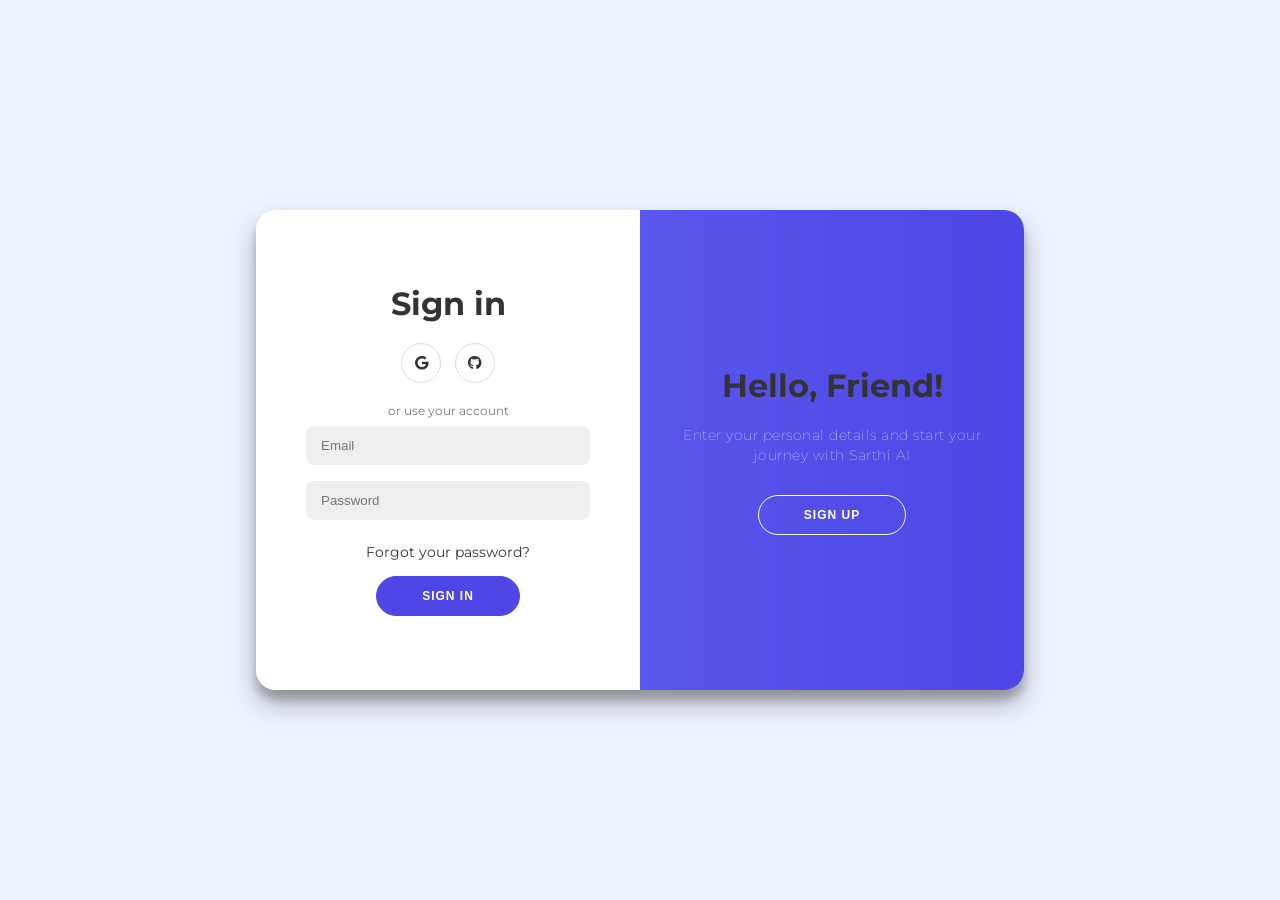
<file: frontend/index.html>
<!DOCTYPE html>
<html lang="en">

<head>
    <meta charset="UTF-8" />
    <meta name="viewport" content="width=device-width, initial-scale=1.0" />
    <title>Sarthi AI</title>

    <link rel="stylesheet" href="style.css" />

    <link rel="stylesheet" href="https://cdnjs.cloudflare.com/ajax/libs/font-awesome/6.5.1/css/all.min.css" />
</head>

<body>

    <div class="chat-container">



        <div class="sidebar">

            <div class="logo">
                <div class="logo-circle">
                    <i class="fa-solid fa-robot"></i>
                </div>

                <div>
                    <h2>Sarthi AI</h2>
                    <p>Your AI Companion</p>
                </div>
            </div>

            <button class="new-chat">
                <i class="fa-solid fa-plus"></i>
                New Chat
            </button>

            <div class="recent">
                <p class="title">Recent Chats</p>
                <div id="recent-list"></div>
            </div>

        </div>

        <div class="main-chat">

            <div class="topbar">
                <div>
                    <h2>Sarthi AI</h2>
                    <span>Online</span>
                </div>

                <div class="topbar-actions">
                    <button id="theme-toggle" title="Toggle Dark/Light Mode">
                        <i class="fa-solid fa-moon"></i>
                    </button>
                    <button id="clear-chat" title="Clear All Chats">
                        <i class="fa-solid fa-trash"></i>
                    </button>
                    <button id="logout-btn" title="Logout">
                        <i class="fa-solid fa-right-from-bracket"></i>
                    </button>
                </div>
            </div>


            <div class="chat-box" id="chat-box">

                <div class="bot-chat">
                    Hello -<br>
                    I'm Sarthi AI. Ask anything.
                </div>

            </div>


            <div class="input-area">

                <input type="text" id="user-input" placeholder="Ask anything..." />

                <button id="send-btn">
                    <i class="fa-solid fa-paper-plane"></i>
                </button>

            </div>

        </div>

    </div>

    <script src="script.js"></script>

</body>

</html>
</file>
<file: frontend/style.css>
* {
    margin: 0;
    padding: 0;
    box-sizing: border-box;
    font-family: Arial;
}

body {
    background: #edf2ff;
    height: 100vh;
    display: flex;
    justify-content: center;
    align-items: center;
}

.chat-container {
    width: 95%;
    height: 95vh;
    background: white;
    border-radius: 25px;
    display: flex;
    overflow: hidden;
    box-shadow: 0 10px 40px rgba(0, 0, 0, 0.1);
}


.sidebar {
    width: 280px;
    background: linear-gradient(180deg, #4f46e5, #6366f1);
    color: white;
    padding: 25px;
}

.logo {
    display: flex;
    align-items: center;
    gap: 15px;
}

.logo-circle {
    width: 55px;
    height: 55px;
    border-radius: 50%;
    background: white;
    color: #4f46e5;
    display: flex;
    justify-content: center;
    align-items: center;
    font-size: 24px;
}

.logo p {
    font-size: 14px;
    opacity: 0.8;
}

.new-chat {
    width: 100%;
    margin-top: 30px;
    padding: 15px;
    border: none;
    border-radius: 15px;
    background: rgba(255, 255, 255, 0.2);
    color: white;
    font-size: 16px;
    cursor: pointer;
}

.recent {
    margin-top: 40px;
}

.title {
    margin-bottom: 15px;
    opacity: 0.8;
}

.recent-item {
    padding: 14px;
    background: rgba(255, 255, 255, 0.1);
    border-radius: 12px;
    margin-bottom: 12px;
    cursor: pointer;
}

.main-chat {
    flex: 1;
    display: flex;
    flex-direction: column;
}

.topbar {
    padding: 25px;
    border-bottom: 1px solid #ddd;
    display: flex;
    justify-content: space-between;
    align-items: center;
}

.topbar span {
    color: green;
    font-size: 14px;
}

/* Chat Box */

.chat-box {
    flex: 1;
    padding: 30px;
    overflow-y: auto;
    display: flex;
    flex-direction: column;
    gap: 20px;
}

.bot-chat,
.user-chat {
    max-width: 70%;
    padding: 18px;
    border-radius: 18px;
    line-height: 1.5;
    animation: fade 0.3s ease;
}

.bot-chat {
    background: #eef2ff;
    align-self: flex-start;
}

.user-chat {
    background: #4f46e5;
    color: white;
    align-self: flex-end;
}

@keyframes fade {
    from {
        opacity: 0;
        transform: translateY(10px);
    }

    to {
        opacity: 1;
        transform: translateY(0);
    }
}


.input-area {
    padding: 20px;
    border-top: 1px solid #ddd;
    display: flex;
    gap: 15px;
}

.input-area input {
    flex: 1;
    padding: 18px;
    border: none;
    outline: none;
    border-radius: 15px;
    background: #f3f4f6;
    font-size: 16px;
}

.input-area button {
    width: 60px;
    border: none;
    border-radius: 15px;
    background: #4f46e5;
    color: white;
    font-size: 18px;
    cursor: pointer;
}


@media(max-width:768px) {

    .sidebar {
        display: none;
    }

    .bot-chat,
    .user-chat {
        max-width: 90%;
    }

}


body.dark-mode {
    background: #1e1e2d;
    color: #e4e6eb;
}

body.dark-mode .chat-container {
    background: #2a2a3b;
    box-shadow: 0 10px 40px rgba(0, 0, 0, 0.3);
}

body.dark-mode .sidebar {
    background: linear-gradient(180deg, #2c2c44, #1f1f2e);
}

body.dark-mode .topbar {
    border-bottom: 1px solid #444;
}

body.dark-mode .input-area {
    border-top: 1px solid #444;
}

body.dark-mode .input-area input {
    background: #3b3b4f;
    color: #fff;
}

body.dark-mode .bot-chat {
    background: #3b3b4f;
    color: #e4e6eb;
}

body.dark-mode .user-chat {
    background: #4f46e5;
    color: white;
}

body.dark-mode .logo-circle {
    background: #444;
    color: #fff;
}

body.dark-mode h2,
body.dark-mode p {
    color: #e4e6eb;
}

.topbar-actions {
    display: flex;
    gap: 15px;
}

.topbar-actions button {
    background: transparent;
    border: none;
    font-size: 20px;
    cursor: pointer;
    color: #4f46e5;
    transition: 0.3s;
}

body.dark-mode .topbar-actions button {
    color: #a5b4fc;
}
</file>
<file: frontend/auth.css>
@import url('https://fonts.googleapis.com/css?family=Montserrat:400,800');

* {
    box-sizing: border-box;
}

body {
    background: #edf2ff;
    display: flex;
    justify-content: center;
    align-items: center;
    flex-direction: column;
    font-family: 'Montserrat', sans-serif;
    height: 100vh;
    margin: 0;
}

h1 {
    font-weight: bold;
    margin: 0;
    color: #333;
}

p {
    font-size: 14px;
    font-weight: 100;
    line-height: 20px;
    letter-spacing: 0.5px;
    margin: 20px 0 30px;
}

span {
    font-size: 12px;
    color: #777;
}

a {
    color: #333;
    font-size: 14px;
    text-decoration: none;
    margin: 15px 0;
}

button {
    border-radius: 20px;
    border: 1px solid #4f46e5;
    background-color: #4f46e5;
    color: #FFFFFF;
    font-size: 12px;
    font-weight: bold;
    padding: 12px 45px;
    letter-spacing: 1px;
    text-transform: uppercase;
    transition: transform 80ms ease-in;
    cursor: pointer;
}

button:active {
    transform: scale(0.95);
}

button:focus {
    outline: none;
}

button.ghost {
    background-color: transparent;
    border-color: #FFFFFF;
}

form {
    background-color: #FFFFFF;
    display: flex;
    align-items: center;
    justify-content: center;
    flex-direction: column;
    padding: 0 50px;
    height: 100%;
    text-align: center;
}

input {
    background-color: #eee;
    border: none;
    padding: 12px 15px;
    margin: 8px 0;
    width: 100%;
    border-radius: 8px;
    outline: none;
}

.auth-container {
    background-color: #fff;
    border-radius: 20px;
    box-shadow: 0 14px 28px rgba(0,0,0,0.25), 0 10px 10px rgba(0,0,0,0.22);
    position: relative;
    overflow: hidden;
    width: 768px;
    max-width: 100%;
    min-height: 480px;
}

.form-container {
    position: absolute;
    top: 0;
    height: 100%;
    transition: all 0.6s ease-in-out;
}

.sign-in-container {
    left: 0;
    width: 50%;
    z-index: 2;
}

.auth-container.right-panel-active .sign-in-container {
    transform: translateX(100%);
}

.sign-up-container {
    left: 0;
    width: 50%;
    opacity: 0;
    z-index: 1;
}

.auth-container.right-panel-active .sign-up-container {
    transform: translateX(100%);
    opacity: 1;
    z-index: 5;
    animation: show 0.6s;
}

@keyframes show {
    0%, 49.99% {
        opacity: 0;
        z-index: 1;
    }
    50%, 100% {
        opacity: 1;
        z-index: 5;
    }
}

.overlay-container {
    position: absolute;
    top: 0;
    left: 50%;
    width: 50%;
    height: 100%;
    overflow: hidden;
    transition: transform 0.6s ease-in-out;
    z-index: 100;
}

.auth-container.right-panel-active .overlay-container {
    transform: translateX(-100%);
}

.overlay {
    background: #4f46e5;
    background: -webkit-linear-gradient(to right, #6366f1, #4f46e5);
    background: linear-gradient(to right, #6366f1, #4f46e5);
    background-repeat: no-repeat;
    background-size: cover;
    background-position: 0 0;
    color: #FFFFFF;
    position: relative;
    left: -100%;
    height: 100%;
    width: 200%;
    transform: translateX(0);
    transition: transform 0.6s ease-in-out;
}

.auth-container.right-panel-active .overlay {
    transform: translateX(50%);
}

.overlay-panel {
    position: absolute;
    display: flex;
    align-items: center;
    justify-content: center;
    flex-direction: column;
    padding: 0 40px;
    text-align: center;
    top: 0;
    height: 100%;
    width: 50%;
    transform: translateX(0);
    transition: transform 0.6s ease-in-out;
}

.overlay-left {
    transform: translateX(-20%);
}

.auth-container.right-panel-active .overlay-left {
    transform: translateX(0);
}

.overlay-right {
    right: 0;
    transform: translateX(0);
}

.auth-container.right-panel-active .overlay-right {
    transform: translateX(20%);
}

.social-container {
    margin: 20px 0;
}

.social-container a {
    border: 1px solid #DDDDDD;
    border-radius: 50%;
    display: inline-flex;
    justify-content: center;
    align-items: center;
    margin: 0 5px;
    height: 40px;
    width: 40px;
    color: #333;
}
</file>
